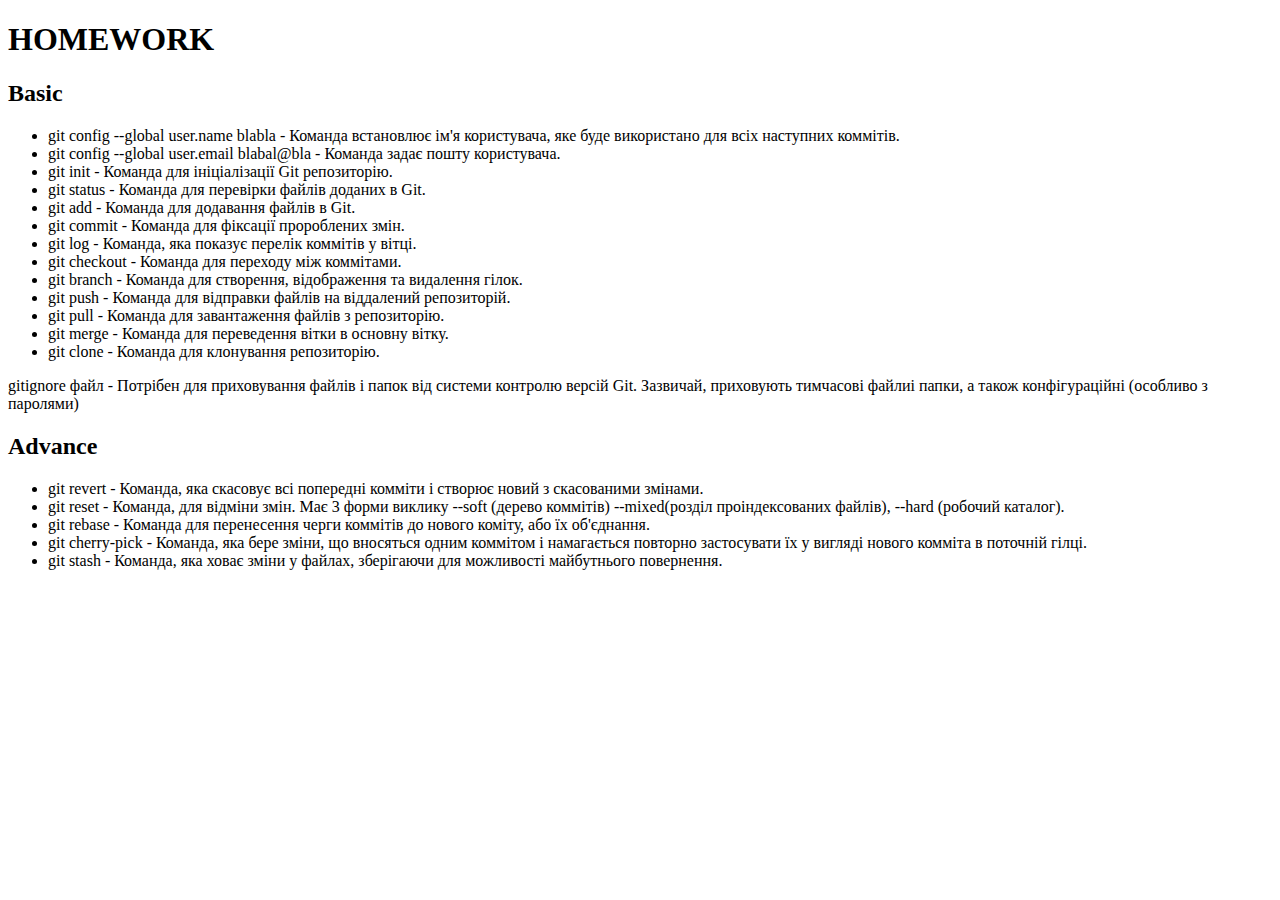
<file: homework1/index.html>
<!DOCTYPE html>
<html lang="en">
  <head>
    <meta charset="UTF-8" />
    <meta http-equiv="X-UA-Compatible" content="IE=edge" />
    <meta name="viewport" content="width=device-width, initial-scale=1.0" />
    <title>Homework1</title>
  </head>
  <body>
    <h1>HOMEWORK</h1>
    <h2>Basic</h2>
    <ul>
      <li>
        git config --global user.name blabla - Команда встановлює ім'я
        користувача, яке буде використано для всіх наступних коммітів.
      </li>
      <li>
        git config --global user.email blabal@bla - Команда задає пошту
        користувача.
      </li>
      <li>git init - Команда для ініціалізації Git репозиторію.</li>
      <li>git status - Команда для перевірки файлів доданих в Git.</li>
      <li>git add - Команда для додавання файлів в Git.</li>
      <li>git commit - Команда для фіксації пророблених змін.</li>
      <li>git log - Команда, яка показує перелік коммітів у вітці.</li>
      <li>git checkout - Команда для переходу між коммітами.</li>
      <li>
        git branch - Команда для створення, відображення та видалення гілок.
      </li>
      <li>
        git push - Команда для відправки файлів на віддалений репозиторій.
      </li>
      <li>git pull - Команда для завантаження файлів з репозиторію.</li>
      <li>git merge - Команда для переведення вітки в основну вітку.</li>
      <li>git clone - Команда для клонування репозиторію.</li>
    </ul>
    <p>
      gitignore файл - Потрібен для приховування файлів і папок від системи
      контролю версій Git. Зазвичай, приховують тимчасові файлиі папки, а також
      конфігураційні (особливо з паролями)
    </p>
    <h2>Advance</h2>
    <ul>
      <li>
        git revert - Команда, яка скасовує всі попередні комміти і створює новий
        з скасованими змінами.
      </li>
      <li>
        git reset - Команда, для відміни змін. Має 3 форми виклику --soft
        (дерево коммітів) --mixed(розділ проіндексованих файлів), --hard
        (робочий каталог).
      </li>
      <li>
        git rebase - Команда для перенесення черги коммітів до нового коміту,
        або їх об'єднання.
      </li>
      <li>
        git cherry-pick - Команда, яка бере зміни, що вносяться одним коммітом і
        намагається повторно застосувати їх у вигляді нового комміта в поточній
        гілці.
      </li>
      <li>
        git stash - Команда, яка ховає зміни у файлах, зберігаючи для можливості
        майбутнього повернення.
      </li>
    </ul>
  </body>
</html>
</file>
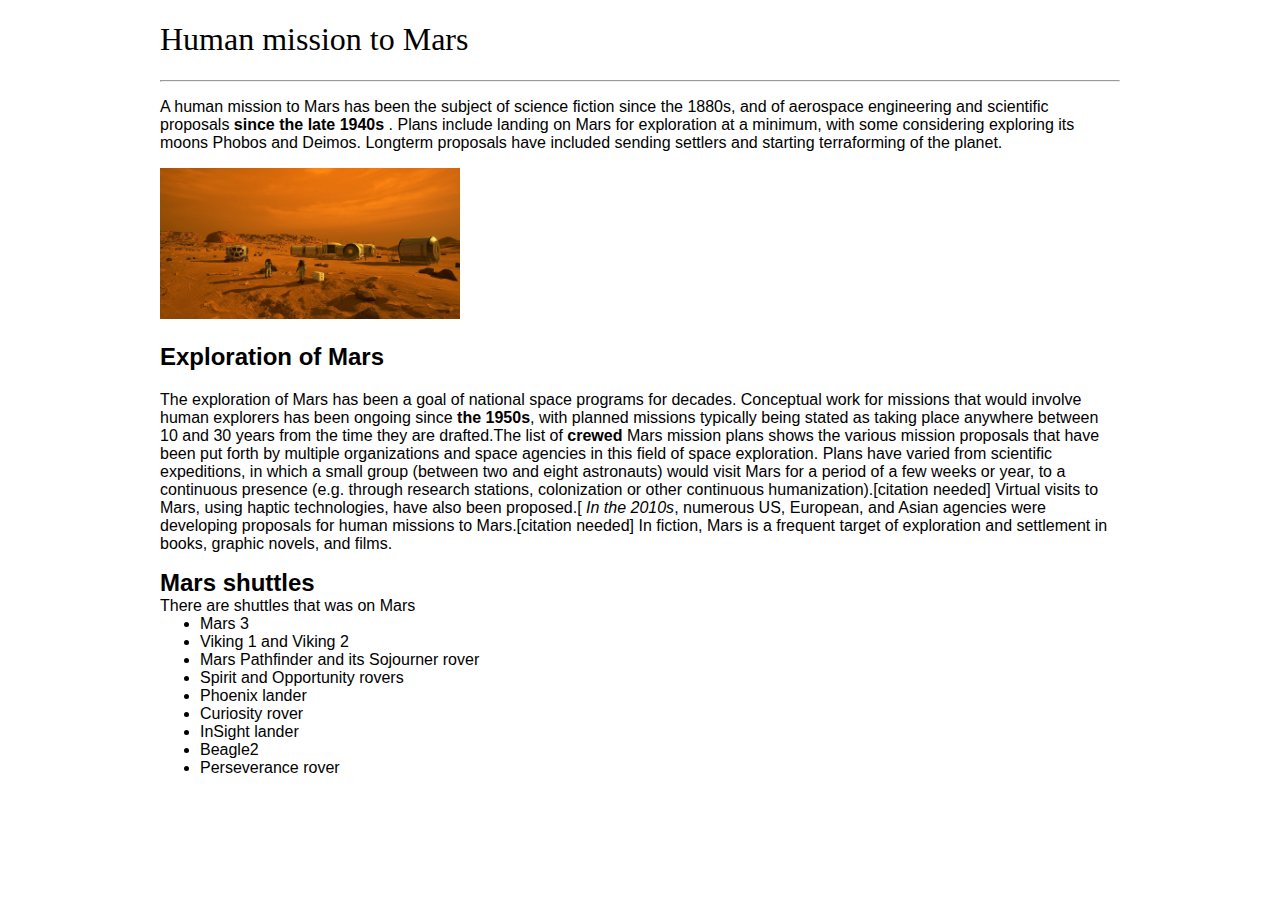
<file: homework3/index.html>
<!DOCTYPE html>
<html lang="en">
  <head>
    <meta charset="UTF-8" />
    <meta http-equiv="X-UA-Compatible" content="IE=edge" />
    <meta name="viewport" content="width=device-width, initial-scale=1.0" />
    <title>Homework2</title>
  </head>
  <body style="font-family: Arial, Helvetica, sans-serif; margin: 0 10rem;">
    <h1 style="font-family: Georgia, 'Times New Roman', Times, serif; font-weight: 400;">Human mission to Mars</h1>
    <hr>
    <p>
      A human mission to Mars has been the subject of science fiction since the
      1880s, and of aerospace engineering and scientific proposals
      <b>since the late 1940s</b> . Plans include landing on Mars for
      exploration at a minimum, with some considering exploring its moons Phobos
      and Deimos. Longterm proposals have included sending settlers and starting
      terraforming of the planet.
    </p>
    <img
      src="1280px-PIA23302-FirstHumansOnMars-ArtistConcept.jpg"
      alt="image of first human on Mars "
      width="300"
    />
    <h2>Exploration of Mars</h2>
    <p style="white-space: normal;">
      The exploration of Mars has been a goal of national space programs for
      decades. Conceptual work for missions that would involve human explorers
      has been ongoing since <b>the 1950s</b>, with planned missions typically
      being stated as taking place anywhere between 10 and 30 years from the
      time they are drafted.The list of<b> crewed</b> Mars mission plans shows
      the various mission proposals that have been put forth by multiple
      organizations and space agencies in this field of space exploration. Plans
      have varied from scientific expeditions, in which a small group (between
      two and eight astronauts) would visit Mars for a period of a few weeks or
      year, to a continuous presence (e.g. through research stations,
      colonization or other continuous humanization).[citation needed] Virtual
      visits to Mars, using haptic technologies, have also been proposed.[ <i>In the 2010s</i>, numerous US, European, and Asian agencies were
      developing proposals for human missions to Mars.[citation needed] In
      fiction, Mars is a frequent target of exploration and settlement in books,
      graphic novels, and films.</p>
    <h2 style="margin: 0;" >Mars shuttles</h2>
    <p style="margin: 0;">There are shuttles that was on Mars</p>
    <ul style="margin: 0;">
      <li>Mars 3</li>
      <li>Viking 1 and Viking 2</li>
      <li>Mars Pathfinder and its Sojourner rover</li>
      <li>Spirit and Opportunity rovers</li>
      <li>Phoenix lander</li>
      <li>Curiosity rover</li>
      <li>InSight lander</li>
      <li>Beagle2</li>
      <li>Perseverance rover</li>
    </ul>
  </body>
</html>
</file>
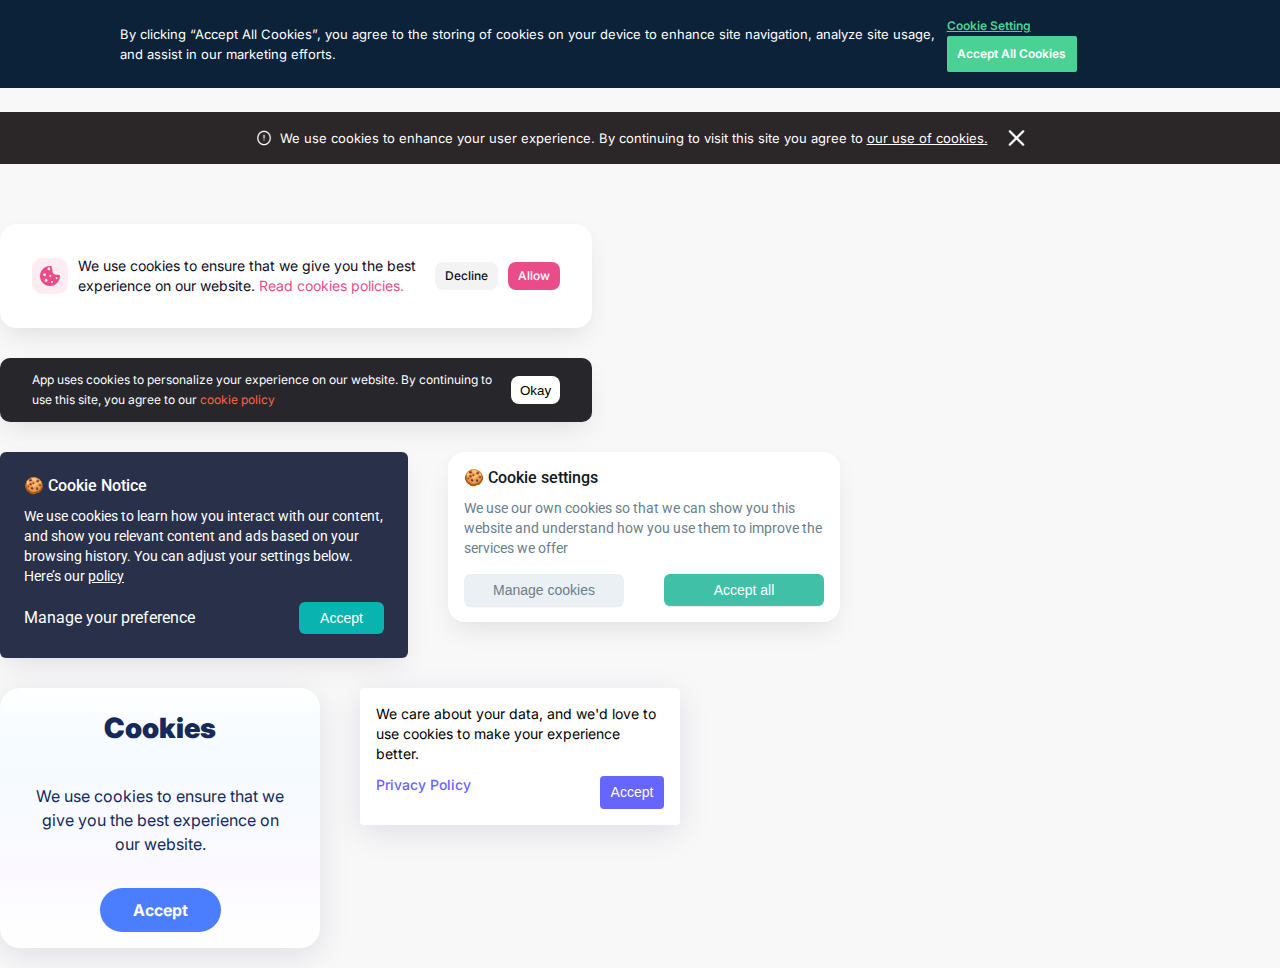
<file: homework4/index.html>
<!DOCTYPE html>
<html lang="en">
  <head>
    <meta charset="UTF-8" />
    <meta http-equiv="X-UA-Compatible" content="IE=edge" />
    <meta name="viewport" content="width=device-width, initial-scale=1.0" />
    <title>Homework4</title>
    <link rel="stylesheet" href="main.css" />
    <link rel="stylesheet" href="reset.css" />
    <link rel="preconnect" href="https://fonts.googleapis.com" />
    <link rel="preconnect" href="https://fonts.gstatic.com" crossorigin />
    <link
      href="https://fonts.googleapis.com/css2?family=Inter:wght@400;500;600;700;900&display=swap"
      rel="stylesheet"
    />
    <link
      href="https://fonts.googleapis.com/css2?family=Roboto:wght@400;500&display=swap"
      rel="stylesheet"
    />
  </head>
  <body>
    <div class="first-banner">
      <p class="first-banner-text">
        By clicking “Accept All Cookies”, you agree to the storing of cookies on
        your device to enhance site navigation, analyze site usage, and assist
        in our marketing efforts.
      </p>
      <div class="buttons">
        <a class="first-button" href="http://surl.li/zuxz">Cookie Setting</a>
        <button class="second-button">Accept All Cookies</button>
      </div>
    </div>
    <div class="second-banner">
      <img src="sos.png" alt="!" width="16" />
      <p class="second-banner-text">
        We use cookies to enhance your user experience. By continuing to visit
        this site you agree to
        <a class="second-banner-link" href="http://surl.li/zuxz">our use of cookies.</a>
      </p>

      <img src="xxx.png" alt="x" />
    </div>
    <div class="third-banner">
      <div class="img-container">
        <img src="cookiepink.png" alt="cookiepink" />
      </div>
      <p class="third-banner-text">
        We use cookies to ensure that we give you the best experience on our
        website. <a class="third-banner-link" href="http://surl.li/zuxz">Read cookies policies.</a>
      </p>
      <button class="decline-button">Decline</button>
      <button class="allow-button">Allow</button>
    </div>

    <div class="four-banner">
      <p class="four-banner-text">
        App uses cookies to personalize your experience on our website. By
        continuing to use this site, you agree to our
        <a class="four-banner-link" href="http://surl.li/zuxz">cookie policy</a>
      </p>
      <button class="four-banner-button">Okay</button>
    </div>

    <section class="five-seven">
      <div class="five-banner">
        <h3 class="five-banner-title">🍪 Cookie Notice</h3>
        <p class="five-banner-text">
          We use cookies to learn how you interact with our content, and show
          you relevant content and ads based on your browsing history. You can
          adjust your settings below. Here’s our
          <a class="five-banner-link" href="http://surl.li/zuxz">policy</a>
        </p>
        <div class="five-banner-footer">
          <p>Manage your preference</p>
          <button class="five-banner-button">Accept</button>
        </div>
      </div>
      <div class="seven-banner">
        <h3 class="seven-banner-title">🍪 Cookie settings</h3>
        <p class="seven-banner-text">
          We use our own cookies so that we can show you this website and
          understand how you use them to improve the services we offer
        </p>
        <div class="seven-buttons">
          <button class="seven-button-manage">Manage cookies</button>
          <button class="seven-button-accept">Accept all</button>
        </div>
      </div>
    </section>
    <section class="six-eight">
        <div class="six-banner">
          <h1 class="six-banner-title">Cookies</h1>
          <p class="six-banner-text">
            We use cookies to ensure that we give you the best experience on our
            website.
          </p>
          <button class="six-banner-button">Accept</button>
        </div>
        <div class="eight-banner">
          <p class="eight-banner-text">
            We care about your data, and we'd love to use cookies to make your
            experience better.
          </p>
          <div class="eight-banner-footer">
            <a class="eight-banner-link" href="http://surl.li/zuxz">Privacy Policy</a>
            <button class="eight-banner-button">Accept</button>
          </div>
        </div>
    </section>
  </body>
</html>
</file>
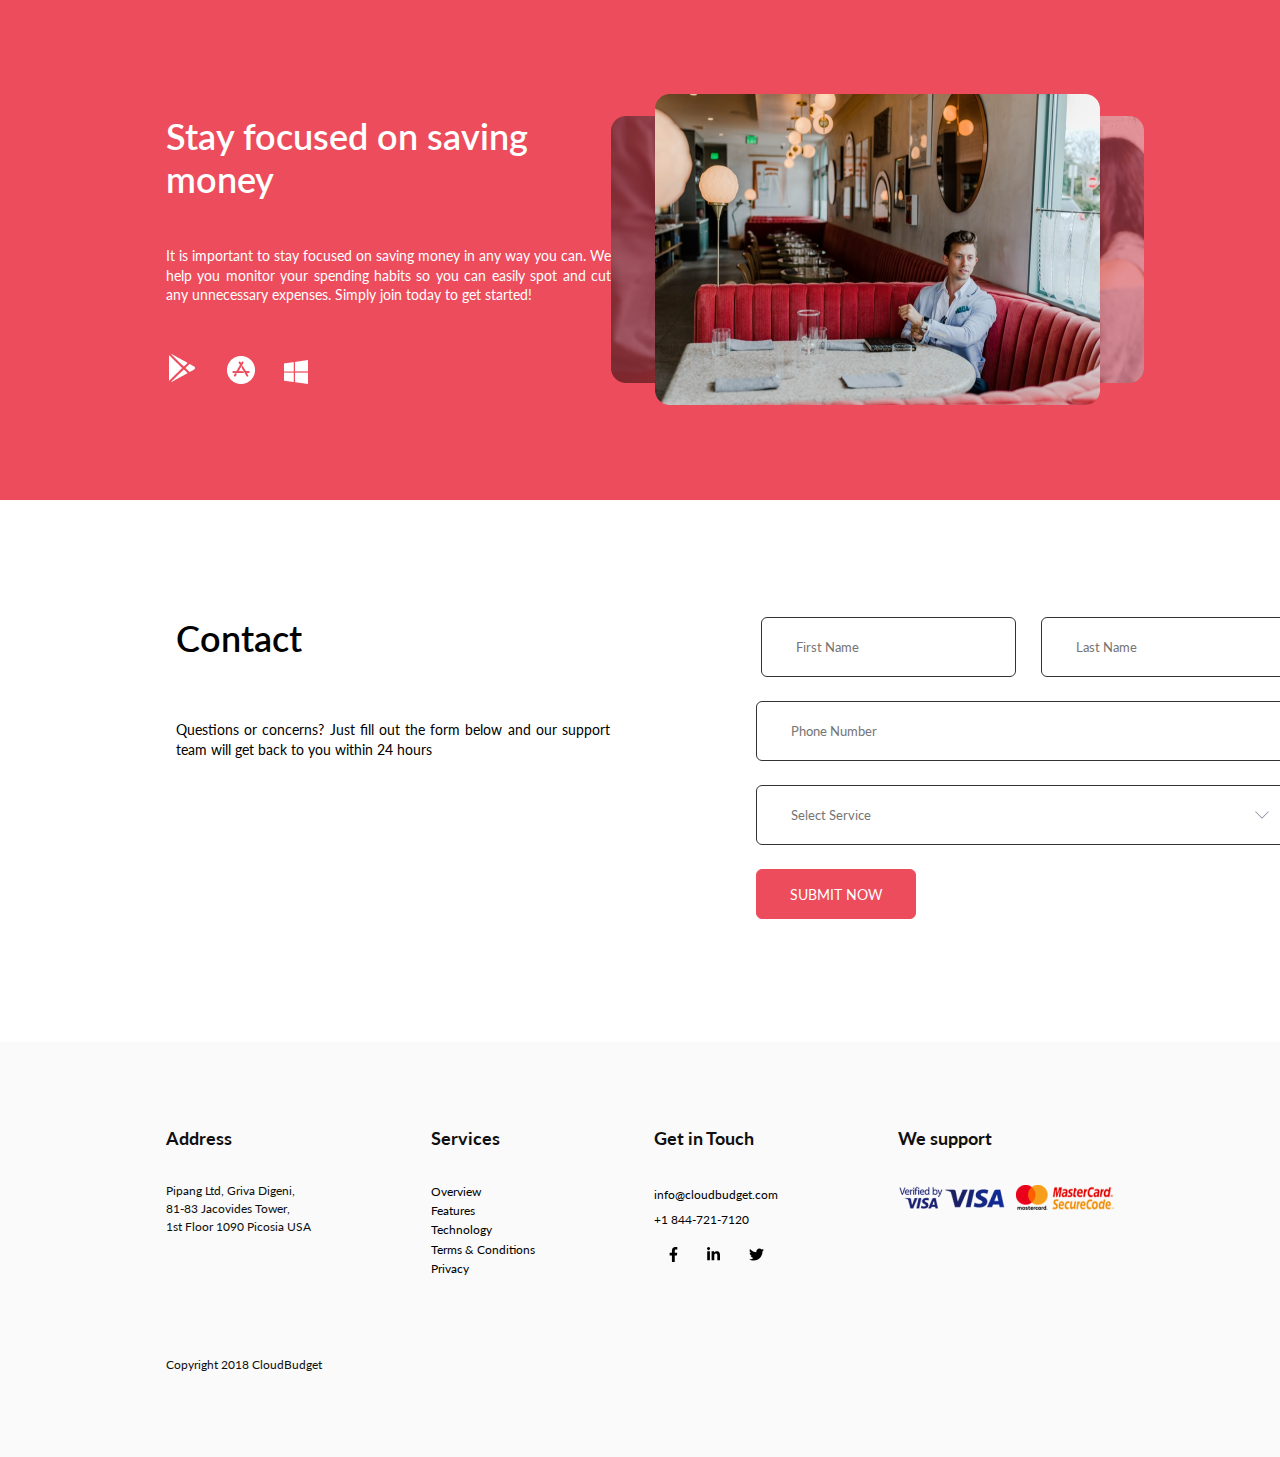
<file: homework6/index.html>
<!DOCTYPE html>
<html lang="en">
  <head>
    <meta charset="UTF-8" />
    <meta http-equiv="X-UA-Compatible" content="IE=edge" />
    <meta name="viewport" content="width=device-width, initial-scale=1.0" />
    <title>Homework6</title>
    <link rel="stylesheet" href="main.css" />
    <link rel="stylesheet" href="reset.css" />
    <link
      href="https://fonts.googleapis.com/css2?family=Lato:wght@400;700&display=swap"
      rel="stylesheet"
    />
  </head>
  <body>
    <header class="header">
      <div class="header-text">
        <h1 class="header-title">Stay focused on saving money</h1>
        <p class="header-paragraph">
          It is important to stay focused on saving money in any way you can. We
          help you monitor your spending habits so you can easily spot and cut
          any unnecessary expenses. Simply join today to get started!
        </p>
        <div class="header-icons">
          <img src="play.png" alt="playmarket" />
          <img src="aaa.png" alt="apstore" />
          <img src="microsoft.png" alt="windowsstore" />
        </div>
      </div>
      <img class="basic-photo" src="cafe.png" alt="cafe" />
    </header>
    <main class="form">
      <div class="info">
        <h2>Contact</h2>
        <p>
          Questions or concerns? Just fill out the form below and our support
          team will get back to you within 24 hours
        </p>
      </div>
      <form class="inputs">
        <div class="names">
          <label for="first-name"></label>
          <input id="first-name"
            class="input first-name"
            type="text"
            placeholder="First Name"
          />
          <label for="last-name"></label>
          <input id="last-name" class="input last-name" type="text" placeholder="Last Name" />
        </div>
        <label for="phone"></label>
        <input id="phone" class="input" type="text" placeholder="Phone Number" />
        <label for="service"></label>
        <input id="service" class="input service" type="text" placeholder="Select Service" />
        <button class="submit">Submit Now</button>
      </form>
    </main>
    <footer class="footer">
      <section class="footer-container">
        <div class="footer-col">
          <h2>Address</h2>
          <p class="address">
            Pipang Ltd, Griva Digeni,<br />
            81-83 Jacovides Tower,<br />
            1st Floor 1090 Picosia USA
          </p>
        </div>
        <div class="footer-col">
          <h2>Services</h2>
          <div class="services-list">
            <a href="">Overview </a>
            <a href="">Features</a>
            <a href="">Technology</a>
            <a href="">Terms & Conditions</a>
            <a href="">Privacy</a>
          </div>
        </div>
        <div class="footer-col">
          <h2>Get in Touch</h2>
          <div class="contacts">
            <a href="">info@cloudbudget.com</a>
            <a href="">+1 844-721-7120</a>
            <div class="media">
              <img class="media-icons" src="./facebook.svg" alt="facebook" />
              <img class="media-icons"
                src="./linkedin.svg"
                alt="linkedin"
              />
              <img class="media-icons" src="./twitter.svg" alt="twitter" />
            </div>
          </div>
        </div>
        <div class="footer-col">
          <h2>We support</h2>
          <img src="./visa.png" alt="payments" />
        </div>
      </section>
      <span class="copyright">Copyright 2018 CloudBudget</span>
    </footer>
  </body>
</html>
</file>
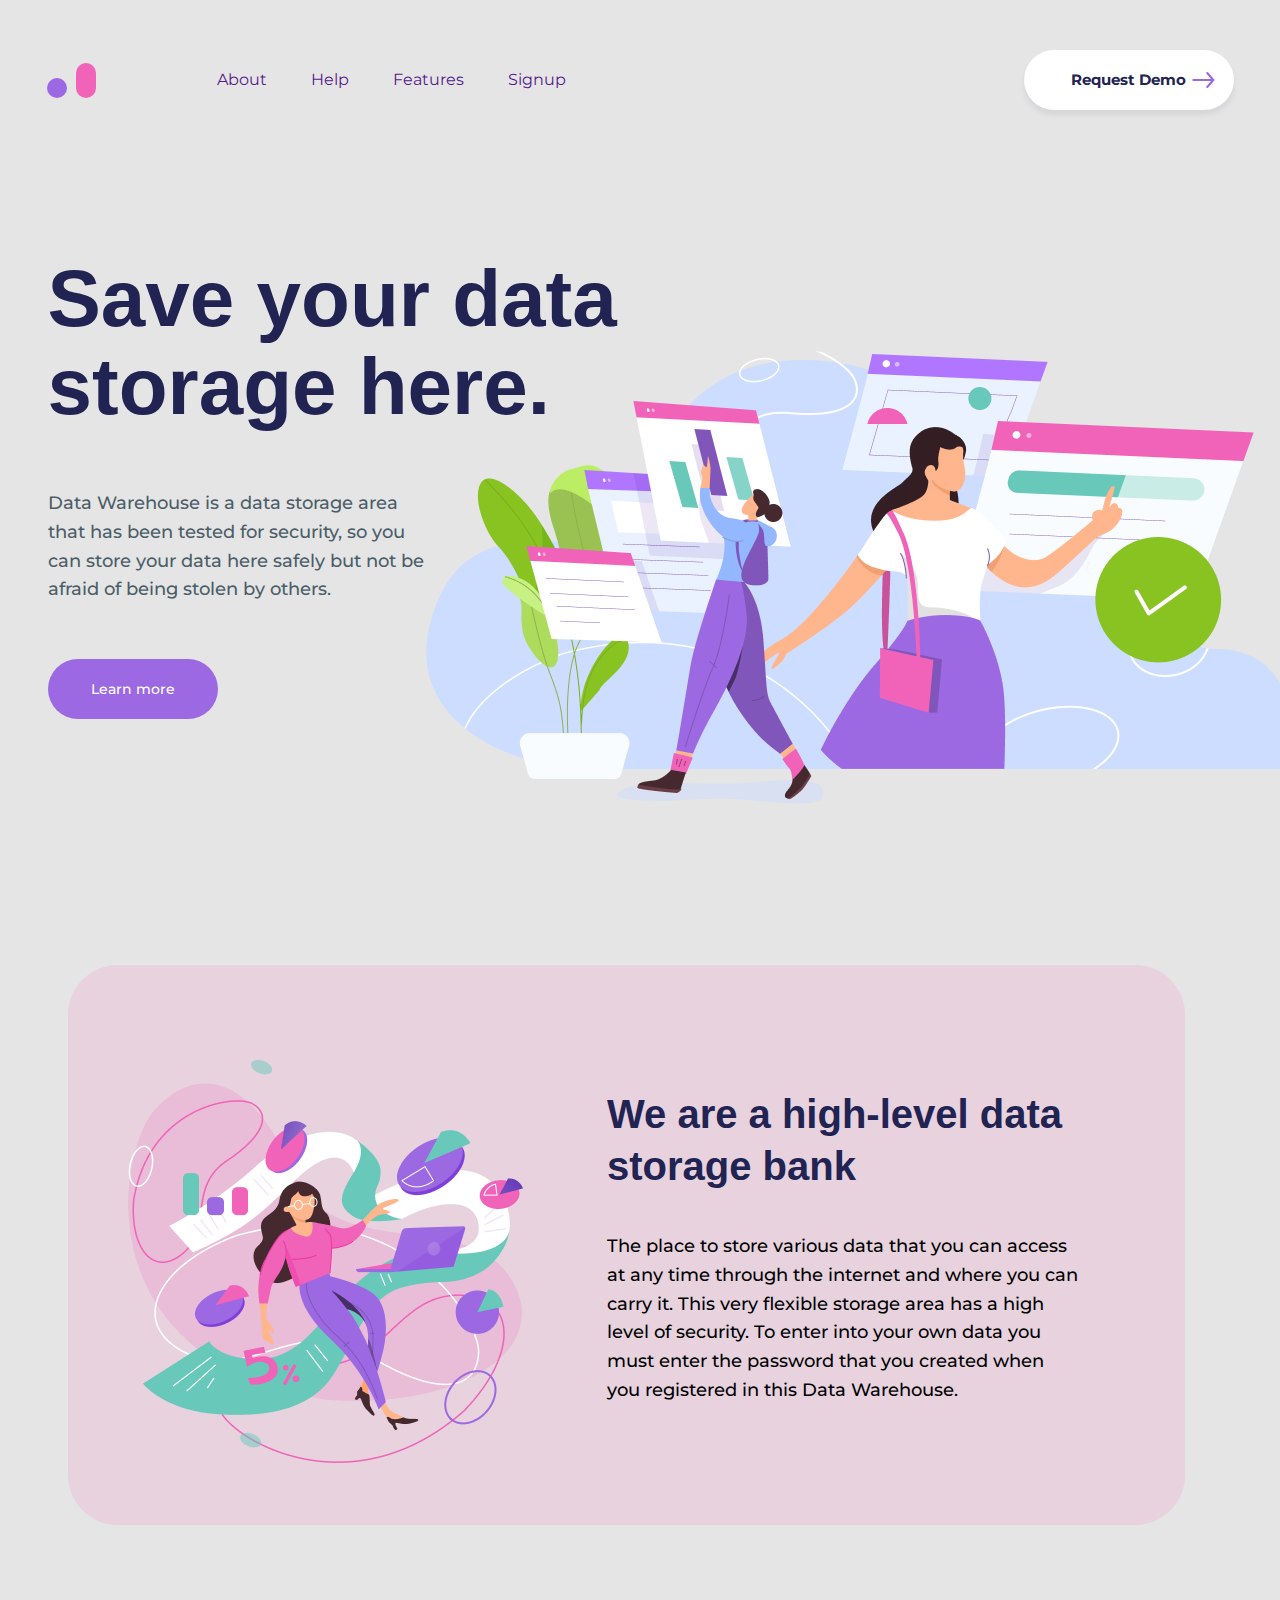
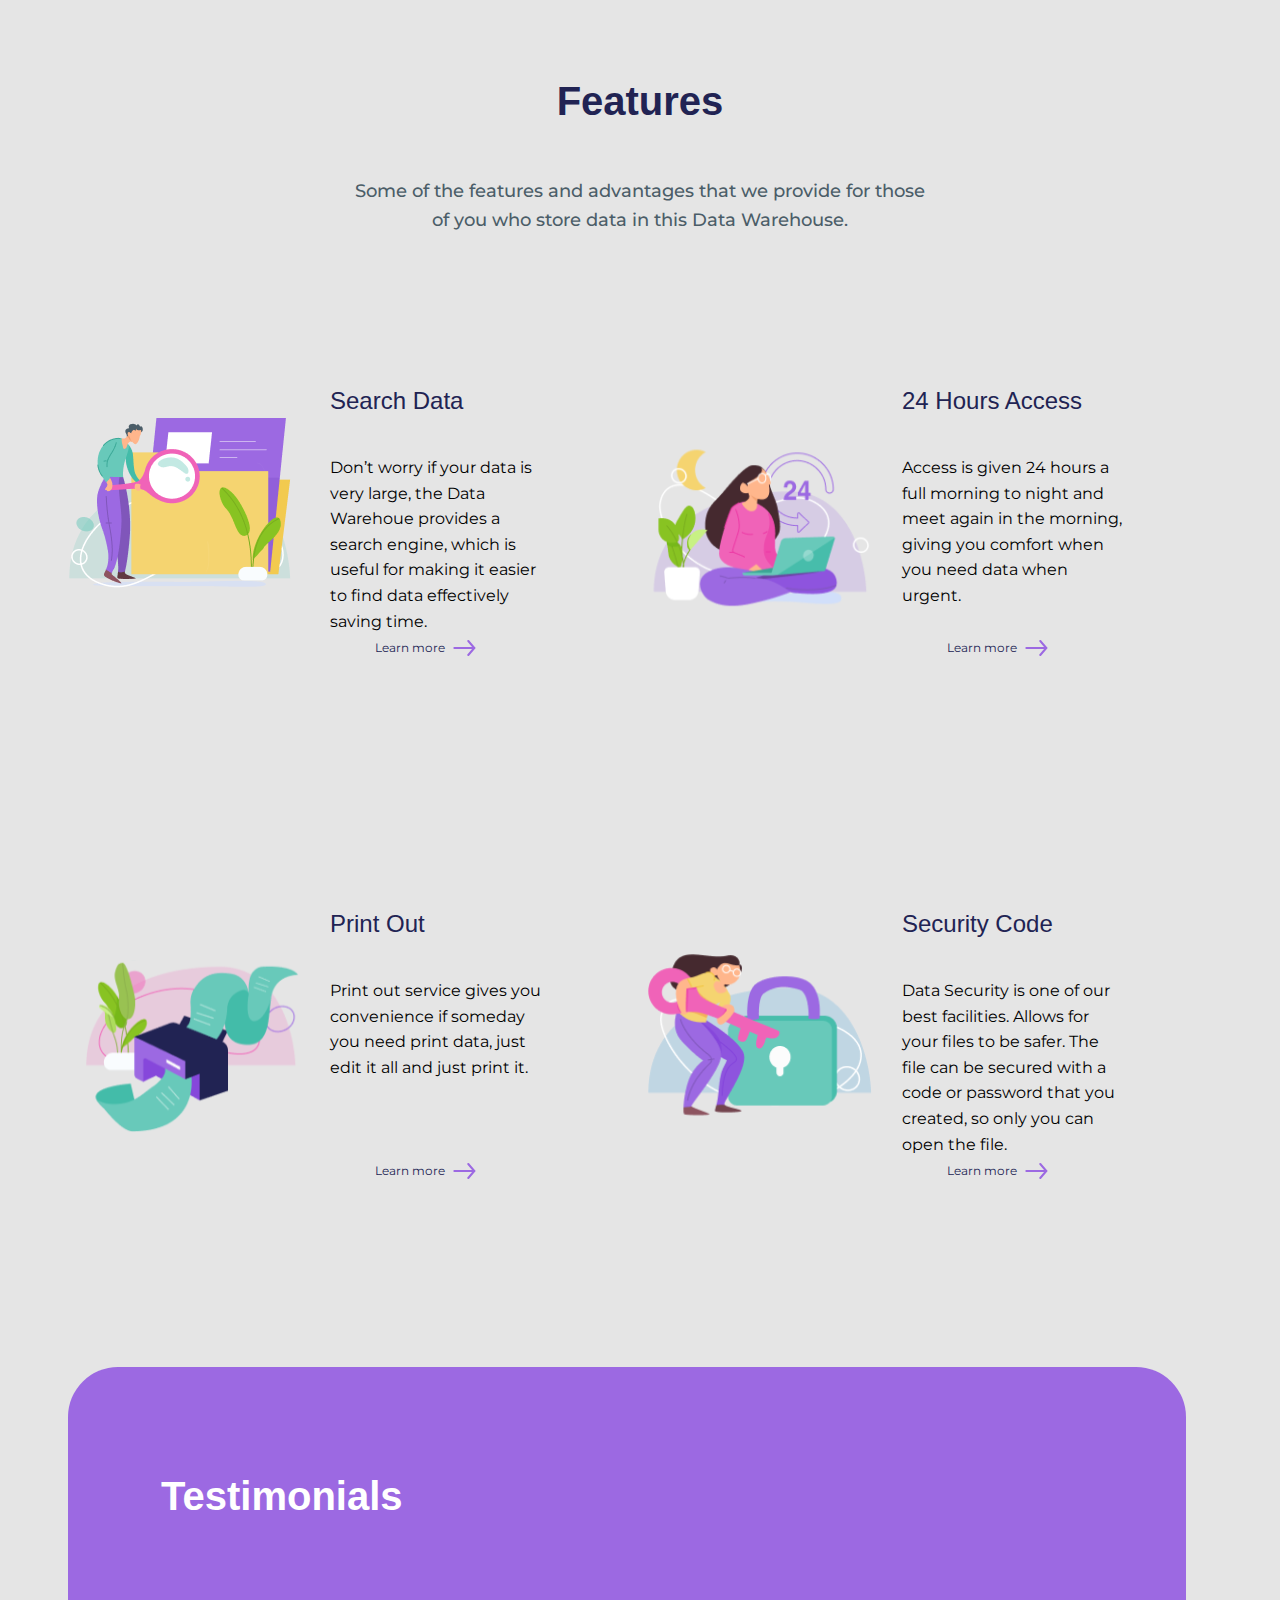
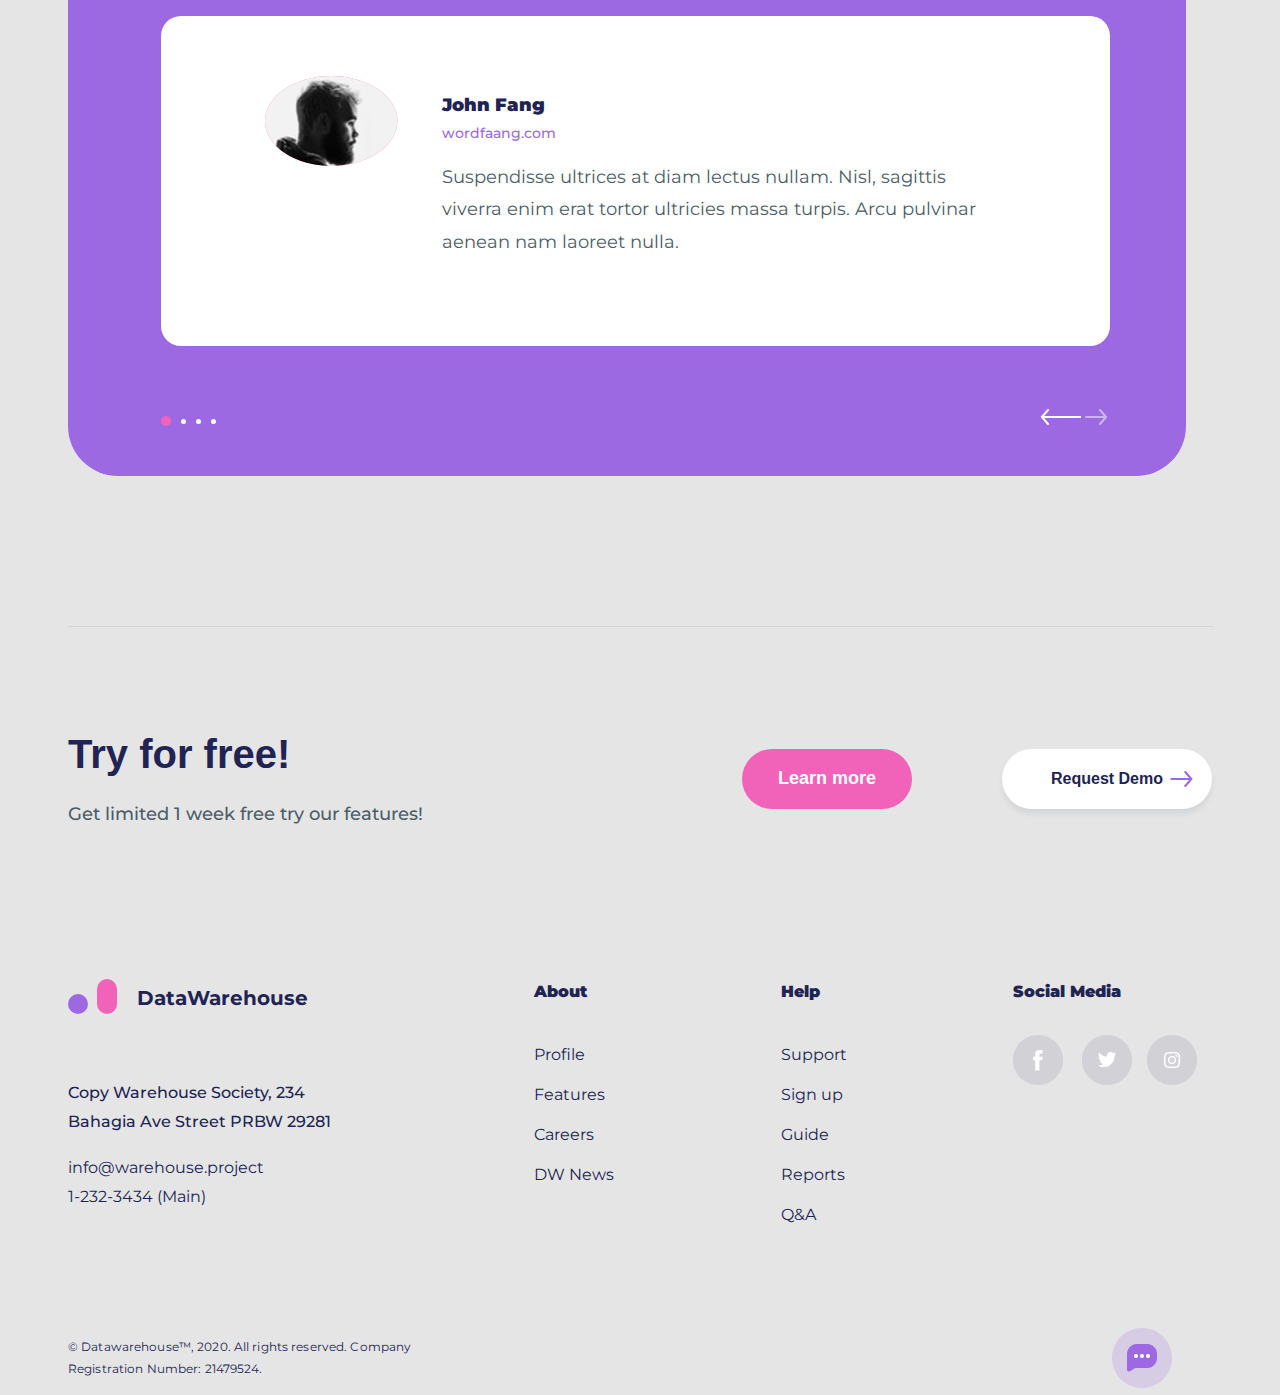
<file: homework7/index.html>
<!DOCTYPE html>
<html lang="en">
  <head>
    <meta charset="UTF-8" />
    <meta http-equiv="X-UA-Compatible" content="IE=edge" />
    <meta name="viewport" content="width=device-width, initial-scale=1.0" />
    <link rel="stylesheet" href="reset.css" />
    <link rel="stylesheet" href="main.css" />
    <link
      href="https://fonts.googleapis.com/css2?family=Montserrat:wght@500;700;800&display=swap"
      rel="stylesheet"
    />
    <title>Homework7</title>
  </head>
  <body>
    <header>
      <img class="header-logo" src="Logo.svg" alt="" />
      <nav>
        <a class="first-link" href="">About</a>
        <a href="">Help</a>
        <a href="">Features</a>
        <a href="">Signup</a>
      </nav>
      <button class="menu-button">Request Demo</button>
    </header>
    <section class="header-container">
      <div class="header-text">
        <h1>Save your data storage here.</h1>
        <p class="header-paragraph">
          Data Warehouse is a data storage area that has been tested for
          security, so you can store your data here safely but not be afraid of
          being stolen by others.
        </p>
        <button class="header-button">Learn more</button>
      </div>
      <img class="header-image" src="image11.svg" alt="" />
    </section>
    <main>
      <div class="pink-conteiner">
        <img class="main-image" src="image2.svg" alt="" />
        <div>
          <h2 class="pink-title">We are a high-level data storage bank</h2>
          <p class="pink-text">
            The place to store various data that you can access at any time
            through the internet and where you can carry it. This very flexible
            storage area has a high level of security. To enter into your own
            data you must enter the password that you created when you
            registered in this Data Warehouse.
          </p>
        </div>
      </div>
      <div class="secondary-container">
        <h2 class="secondary-title">Features</h2>
        <p class="secondary-text">
          Some of the features and advantages that we provide for those of you
          who store data in this Data Warehouse.
        </p>
      </div>
      <section class="blocks">
        <div class="blocks-first-secondary">
          <img class="image-block" src="image31.svg" alt="" />
          <div class="block-text">
            <h3>Search Data</h3>
            <p class="block-paragraph">
              Don’t worry if your data is very large, the Data Warehoue provides
              a search engine, which is useful for making it easier to find data
              effectively saving time.
            </p>
            <button class="button-block">Learn more</button>
          </div>
          <img class="image-block" src="image4.svg" alt="" />
          <div class="block-text">
            <h3>24 Hours Access</h3>
            <p class="block-paragraph">
              Access is given 24 hours a full morning to night and meet again in
              the morning, giving you comfort when you need data when urgent.
            </p>
            <button class="button-block">Learn more</button>
          </div>
        </div>
        <div class="blocks-third-fourth">
          <img class="image-block" src="image51.svg" alt="" />
          <div class="block-text">
            <h3>Print Out</h3>
            <p class="block-paragraph">
              Print out service gives you convenience if someday you need print
              data, just edit it all and just print it.
            </p>
            <button class="button-block">Learn more</button>
          </div>
          <img class="image-block" src="image61.svg" alt="" />
          <div class="block-text">
            <h3>Security Code</h3>
            <p class="block-paragraph">
              Data Security is one of our best facilities. Allows for your files
              to be safer. The file can be secured with a code or password that
              you created, so only you can open the file.
            </p>
            <button class="button-block">Learn more</button>
          </div>
        </div>
      </section>
      <section class="reviews-container">
        <h2 class="reviews-title">Testimonials</h2>
        <div class="reviews-contents">
          <img class="image-visitor" src="Ellipse76.svg" alt="" />
          <div class="reviews-info">
            <h4 class="name">John Fang</h4>
            <a class="reviews-link" href="">wordfaang.com</a>
            <p class="reviews-paragraph">
              Suspendisse ultrices at diam lectus nullam. Nisl, sagittis viverra
              enim erat tortor ultricies massa turpis. Arcu pulvinar aenean nam
              laoreet nulla.
            </p>
          </div>
        </div>
        <div class="footer-buttons">
          <button class="slider-1"></button>
          <div><button class="slider-2"></button>
          <button class="slider-3"></button></div>
       </div>
      </section>
      <footer>
        <hr />
        <div class="header-footer">
          <div class="header-footer-text">
            <h2 class="footer-title">Try for free!</h2>
            <p class="footer-details">Get limited 1 week free try our features!</p>
          </div>
          <button class="footer-first-button">Learn more</button>
          <button class="footer-secondary-button">Request Demo</button>
        </div>
        <section class="footer-menu">
          <div class="contacts">
            <div class="conteiner-contacts">
              <img class="footer-logo" src="Logo.svg" alt="Logo" />
              <h4 class="contacts-title">DataWarehouse</h4>
          </div>
            <p class="address">Copy Warehouse Society, 234 Bahagia Ave Street PRBW 29281</p>
            <a class="mail" href="">info@warehouse.project</a> <br> <a class="phone" href="">1-232-3434 (Main)</a>
          </div>
          <div>
            <H5>About</H5>
            <ul>
              <li>Profile</li>
              <li>Features</li>
              <li>Careers</li>
              <li>DW News</li>
            </ul>
          </div>
          <div>
            <h5>Help</h5>
            <ul>
              <li>Support</li>
              <li>Sign up</li>
              <li>Guide</li>
              <li>Reports</li>
              <li>Q&A</li>
            </ul>
          </div>
          <div class="social-media">
            <h5>Social Media</h4>
            <img src="f.png" alt="" />
            <img src="t.png" alt=""><img src="i.png" alt="">
          </div>
        </section>
        <div class="last-container">
          <p class="last-paragraph">© Datawarehouse™, 2020. All rights reserved. Company Registration Number: 21479524.</p>
         <a> 
          <img src="Group64.png" alt="messenger">
         </a> 
        </div>
      </footer>
  </body>
</html>
</file>
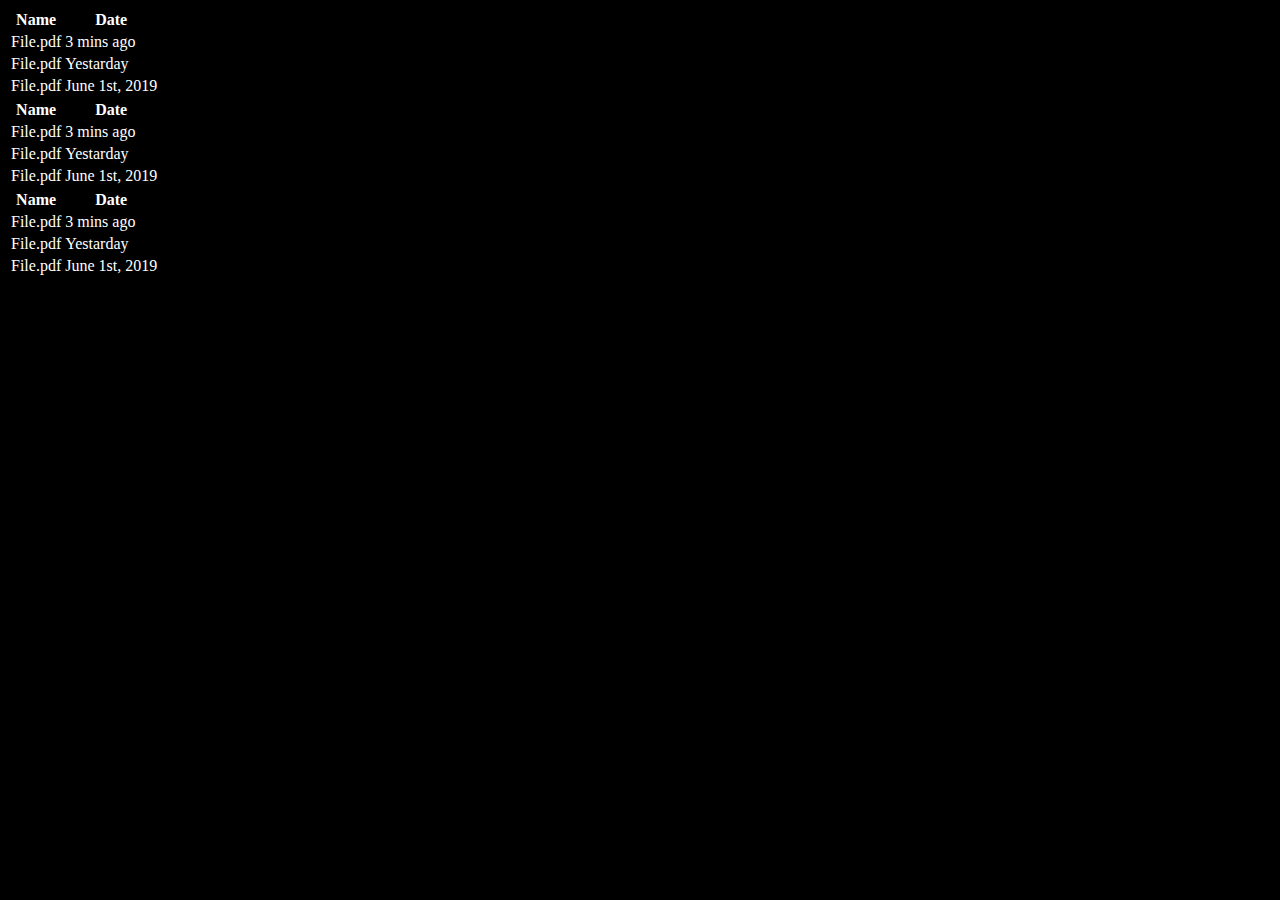
<file: homework8/index.html>
<!DOCTYPE html>
<html lang="en">
  <head>
    <meta charset="UTF-8" />
    <meta http-equiv="X-UA-Compatible" content="IE=edge" />
    <meta name="viewport" content="width=device-width, initial-scale=1.0" />
    <title>Homework8</title>
    <link rel="stylesheet" href="style.css">
  </head>
  <body>
    <table>
      <thead>
        <tr>
          <th>Name</th>
          <th>Date</th>
          <th></th>
        </tr>
      </thead>
      <tr>
        <td>File.pdf</td>
        <td>3 mins ago</td>
        <td></td>
      </tr>
      <tr>
        <td>File.pdf</td>
        <td>Yestarday</td>
        <td></td>
      </tr>
      <tr>
        <td>File.pdf</td>
        <td>June 1st, 2019</td>
        <td></td>
      </tr>
    </table>
    <table>
        <thead>
          <tr>
            <th>Name</th>
            <th>Date</th>
            <th></th>
          </tr>
        </thead>
        <tr>
          <td>File.pdf</td>
          <td>3 mins ago</td>
          <td></td>
        </tr>
        <tr>
          <td>File.pdf</td>
          <td>Yestarday</td>
          <td></td>
        </tr>
        <tr>
          <td>File.pdf</td>
          <td>June 1st, 2019</td>
          <td></td>
        </tr>
      </table>
      <table>
        <thead>
          <tr>
            <th>Name</th>
            <th>Date</th>
            <th></th>
          </tr>
        </thead>
        <tr>
          <td>File.pdf</td>
          <td>3 mins ago</td>
          <td></td>
        </tr>
        <tr>
          <td>File.pdf</td>
          <td>Yestarday</td>
          <td></td>
        </tr>
        <tr>
          <td>File.pdf</td>
          <td>June 1st, 2019</td>
          <td></td>
        </tr>
      </table>
  </body>
</html>
</file>
<file: homework4/main.css>
body {
  background-color: #f8f8f8;
}

.first-banner {
  display: flex;
  justify-content: space-between;
  align-items: center;
  padding: 16px 120px;
  background: #0b2239;
  max-width: 1440px;
  max-height: 72px;
  color: white;
  margin-bottom: 24px;
}
.first-banner-text {
  font-family: "Inter", sans-serif;
  font-size: 13px;
  line-height: 20px;
  width: 922px;
  height: 40px;
}
.buttons {
  font-family: "Inter", sans-serif;
}
.first-button {
  font-weight: 600;
  font-size: 12px;
  line-height: 20px;
  text-decoration-line: underline;
  color: #4ad295;
  margin-right: 20px;
}
.second-button {
  background: #4ad295;
  border-radius: 2px;
  border: none;
  width: 130px;
  height: 36px;
  font-family: "Inter", sans-serif;
  font-weight: 600;
  font-size: 12px;
  line-height: 20px;
  color: white;
}

.second-banner {
  display: flex;
  justify-content: center;
  align-items: center;
  max-width: 1440px;
  max-height: 52px;
  background: #2b2627;
  color: white;
  margin-bottom: 60px;
}

.second-banner-text {
  font-family: "Inter", sans-serif;
  font-size: 13px;
  line-height: 20px;
  margin: 16px 20px 16px 8px;
}

.second-banner-link {
  color: white;
}

.third-banner {
  display: flex;
  flex-direction: row;
  justify-content: center;
  align-items: center;
  padding: 16px;
  max-width: 560px;
  max-height: 72px;
  background: #ffffff;
  box-shadow: 0px 12px 24px -6px rgba(96, 96, 96, 0.15),
    0px 0px 1px rgba(96, 96, 96, 0.1);
  border-radius: 16px;
  margin-bottom: 30px;
}

.third-banner-text {
  width: 347px;
  height: 40px;
  font-family: "Inter", sans-serif;
  font-size: 14px;
  line-height: 20px;
  color: #0d0c22;
  margin: 16px 10px;
}
.third-banner-link {
  color: #ea4c89;
  text-decoration: none;
}

.decline-button {
  font-family: "Inter", sans-serif;
  font-weight: 500;
  font-size: 12px;
  line-height: 20px;
  border: none;
  width: 63px;
  height: 28px;
  background: rgba(13, 12, 34, 0.05);
  border-radius: 8px;
  margin-right: 10px;
  color: #0d0c22;
}

.allow-button {
  font-family: "Inter", sans-serif;
  font-weight: 500;
  font-size: 12px;
  line-height: 20px;
  width: 52px;
  height: 28px;
  border: none;
  background-color: #ea4c89;
  color: white;
  border-radius: 8px;
}

.img-container {
  height: 36px;
  width: 36px;
  display: flex;
  justify-content: center;
  align-items: center;
  background: rgba(234, 76, 137, 0.1);
  border-radius: 10px;
}

.four-banner {
  display: flex;
  justify-content: center;
  align-items: center;
  padding: 12px 16px;
  max-width: 560px;
  max-height: 64px;
  background: #26262b;
  box-shadow: 0px 12px 24px -6px rgba(96, 96, 96, 0.15),
    0px 0px 1px rgba(96, 96, 96, 0.1);
  border-radius: 10px;
  margin-bottom: 30px;
}

.four-banner-text {
  font-family: "Inter", sans-serif;
  color: white;
  font-size: 12px;
  line-height: 20px;
  width: 469px;
  height: 40px;
  margin-right: 10px;
}

.four-banner-link {
  color: tomato;
  text-decoration: none;
}

.four-banner-button {
  width: 49px;
  height: 28px;
  border-radius: 8px;
  background: white;
  border: none;
}

.five-banner {
  color: white;
  display: flex;
  flex-direction: column;
  padding: 24px;
  max-width: 360px;
  max-height: 206px;
  background: rgba(28, 37, 64, 0.95);
  box-shadow: 0px 12px 24px -6px rgba(96, 96, 96, 0.15),
    0px 0px 1px rgba(96, 96, 96, 0.1);
  border-radius: 6px;
  font-family: "Roboto", sans-serif;
  margin-bottom: 30px;
  margin-right: 40px;
}

.five-banner-title {
  margin-bottom: 10px;
  font-style: normal;
  font-weight: 500;
  font-size: 16px;
  line-height: 20px;
}

.five-banner-text {
  font-weight: normal;
  font-size: 14px;
  line-height: 20px;
  margin-bottom: 16px;
}

.five-banner-link {
  color: white;
}

.five-banner-footer {
  display: flex;
  justify-content: space-between;
  align-items: center;
}

.five-banner-button {
  font-weight: 500;
  font-size: 14px;
  line-height: 16px;
  border: none;
  color: white;
  width: 85px;
  height: 32px;
  background: #09b3af;
  box-shadow: 0px 2px 2px -2px rgba(34, 38, 50, 0.3);
  border-radius: 6px;
}

.six-banner {
  display: flex;
  flex-direction: column;
  align-items: center;
  justify-content: space-around;
  width: 320px;
  height: 260px;
  background: linear-gradient(
      180deg,
      rgba(255, 255, 255, 0.15) 0%,
      rgba(186, 226, 255, 0.15) 23.96%,
      rgba(229, 217, 255, 0.15) 71.87%,
      rgba(255, 255, 255, 0.15) 100%
    ),
    #ffffff;
  box-shadow: 0px 8px 32px rgba(10, 3, 89, 0.1);
  border-radius: 20px;
  margin-bottom: 20px;
  margin-right: 40px;
}

.six-banner-title {
  font-family: "Inter", sans-serif;
  font-weight: 900;
  font-size: 28px;
  line-height: 48px;
  color: #15295a;
}

.six-banner-text {
  text-align: center;
  font-family: "Inter", sans-serif;
  font-size: 16px;
  line-height: 24px;
  width: 256px;
  height: 72px;
  color: #15295a;
}
.six-banner-button {
  font-family: "Inter", sans-serif;
  font-weight: 700;
  width: 121px;
  height: 44px;
  background: #4a7eff;
  border-radius: 43px;
  border: none;
  font-size: 16px;
  line-height: 24px;
  color: white;
}
.seven-banner {
  font-family: "Roboto", sans-serif;
  display: flex;
  flex-direction: column;
  align-items: center;
  padding: 16px;
  max-width: 360px;
  max-height: 170px;
  background: #ffffff;
  box-shadow: 0px 12px 24px -6px rgba(96, 96, 96, 0.15),
    0px 0px 1px rgba(96, 96, 96, 0.1);
  border-radius: 16px;
}
.seven-banner-title {
  width: 100%;
  text-align: start;
  font-family: "Roboto", sans-serif;
  color: #0f181d;
  font-weight: 500;
  font-size: 16px;
  line-height: 20px;
  margin-bottom: 10px;
}
.seven-banner-text {
  width: 100%;
  font-size: 14px;
  line-height: 20px;
  color: #687f8c;
  margin-bottom: 16px;
}
.seven-buttons {
  display: flex;
  justify-content: space-between;
  width: 100%;
}
.seven-button-manage {
  width: 160px;
  height: 32px;
  background: #eaf0f4;
  box-shadow: 0px 2px 2px -2px rgba(34, 38, 50, 0.3);
  border-radius: 6px;
  border: none;
  color: #687f8c;
  font-weight: 500;
  font-size: 14px;
  line-height: 16px;
}
.seven-button-accept {
  width: 160px;
  height: 32px;
  background: #40c1a7;
  box-shadow: 0px 2px 2px -2px rgba(34, 38, 50, 0.3);
  border-radius: 6px;
  border: none;
  color: #ffffff;
  font-weight: 500;
  font-size: 14px;
  line-height: 16px;
}
.five-seven {
  display: flex;
  align-items: flex-start;
}

.six-eight {
  display: flex;
  align-items: flex-start;
}

.eight-banner {
  box-sizing: border-box;
  font-family: "Inter", sans-serif;
  width: 320px;
  height: 137px;
  background: #ffffff;
  box-shadow: 0px 8px 32px rgba(10, 3, 89, 0.1);
  border-radius: 4px;
  padding: 16px;
  display: flex;
  flex-direction: column;
  justify-content: space-between;
}
.eight-banner-text {
  width: 288px;
  height: 60px;
  font-size: 14px;
  line-height: 20px;
  color: #000000;
}
.eight-banner-footer {
  display: flex;
  justify-content: space-between;
}
.eight-banner-link {
  font-weight: 500;
  font-size: 14px;
  line-height: 17px;
  color: #6666ff;
  text-decoration: none;
}
.eight-banner-button {
  font-weight: 500;
  font-size: 14px;
  line-height: 17px;
  border: none;
  background-color: #6666ff;
  color: white;
  width: 64px;
  height: 33px;
  border-radius: 4px;
}
</file>
<file: homework6/main.css>
* {
  font-family: "Lato", sans-serif;
}
.header {
  background: #ed4c5c;
  width:  100%;
  height: 500px;
  display: flex;
  justify-content: space-between;
  align-items: flex-start;
  padding: 0 166px;
}
.header-text {
  font-family: "Lato", sans-serif;
  display: flex;
  flex-direction: column;
  margin-top: 115px;

}
.header-title {
  width: 445px;
  height: 107px;
  font-weight: 600;
  font-size: 36px;
  line-height: 43px;
  color: #ffffff;
  margin-bottom: 24px;
}
.header-paragraph {
  width: 445px;
  height: 64px;
  font-size: 14px;
  line-height: 140%;
  text-align: justify;
  color: #ffffff;
  margin-bottom: 42px;
}
.header-icons {
  margin-bottom: 110px;
}
.header-icons > img {
  margin-right: 25px;
}
.basic-photo {
  width: 533px;
  height: 311px;
  margin-top: 94px;
}
.form {
  display: flex;
  justify-content: space-between;
  max-width: 1120px;
  width: 100%;
  margin: 117px 165px 123px 176px;
}
.info {
  display: flex;
  flex-direction: column;
  width: 540px;
}

.info > h2 {
  font-weight: 600;
  font-size: 36px;
  line-height: 43px;
  color: #000000;
  margin-bottom: 60px;
}
.info > p {
  font-size: 14px;
  line-height: 140%;
  text-align: justify;
  color: #000000;
  width: 434px;
}

.inputs {
  display: flex;
  flex-direction: column;
  width: 540px;
}

.input {
  margin-bottom: 24px;
  height: 60px;
  border: 1px solid #333333;
  border-radius: 6px;
  padding-left: 34px;
}
.service {
  background-image: url("./ChevronDown\(E70D\).svg");
  background-repeat: no-repeat;
  background-position: 95% 50%;
}

.names {
  display: flex;
  justify-content: space-between;
}
.names > input {
  width: 255px;
}

.first-name {
  margin-right: 7px;
}

.last-name {
  margin-left: 7px;
}

.submit {
  background: #ed4c5c;
  border: 1.5px solid #ed4c5c;
  border-radius: 6px;
  width: 160px;
  height: 50px;
  font-size: 14px;
  line-height: 17px;
  text-transform: uppercase;
  color: #ffffff;
}

.footer {
  background: #fafafa;
  font-family: "Lato", sans-serif;
  display: flex;
  flex-direction: column;
  padding: 85px 166px;
}
.footer-container {
  display: flex;
  justify-content: space-between;
  margin-bottom: 80px;
}
.footer-col {
}

.footer-col > h2 {
  margin-bottom: 33px;
  font-weight: bold;
  font-size: 18px;
  line-height: 22px;
  color: #101010;
}

.address {
  font-size: 12px;
  line-height: 150%;
  color: #101010;
}

.services-list {
  display: flex;
  flex-direction: column;
}
.services-list > a {
  font-size: 12px;
  line-height: 160%;
  text-decoration: none;
  color: #000000;
}

.contacts {
  display: flex;
  flex-direction: column;
}

.contacts > a {
  font-size: 12px;
  line-height: 25px;
  text-decoration: none;
  color: #000000;
}

.media {
  display: flex;
  justify-content: space-around;
  width: 100%;
  margin-top: 15px;

}

.media-icons {
  height: 15px;
}



.copyright {
  font-size: 12px;
  line-height: 14px;
  color: #101010;
}
</file>
<file: homework7/main.css>
* {
  margin: 0px;
  padding: 0px;
}
body {
  font-family: "Montserrat", sans-serif;
  display: flex;
  flex-direction: column;
  align-items: center;
  background-color:#E5E5E5;
  max-width: 100%;
}
header {
  display: flex;
  justify-content: space-between;
  align-items: center;
  margin-bottom: 145px;
  padding-top: 50px;

}
.header-logo {
  margin-right: 121px;
}
nav {
  margin-right: 418px;
  text-align: justify;
}
nav a:hover {
  width: 53px;
  height: 30px;
  font-weight: 800;
  font-size: 16px;
  line-height: 160%;
  color: #212353;
}
.menu-button {
  width: 210px;
  height: 60px;
  background: #ffffff;
  box-shadow: 0px 5px 5px rgba(75, 93, 104, 0.1);
  border-radius: 50px;
  font-family: "Montserrat", sans-serif;
  font-weight: 700;
  font-size: 15px;
  line-height: 160%;
  color: #212353;
  border: none;
  cursor: pointer;
  background-image: url(./Group56.svg);
  background-repeat: no-repeat;
  background-position: 90% center;
}
a {
  text-decoration: none;
  margin-right: 40px;
}
.header-container {
  position: relative;
  left: -270px;
  margin-bottom: 246px;
}
.header-image { 
  width: 885px;
  height: 468px; 
  position: absolute;
  top: 96px;
  left: 363px;
  
}
.header-text {
display: flex;
flex-direction: column;
justify-content: left ;
align-items: flex-start;
}

h1 {
  width: 645px;
  height: 184px;
  font-family: Helvetica;
  font-weight: bold;
  font-size: 80px;
  line-height: 110%;
  color: #212353;
  margin-bottom: 50px;
}
.header-paragraph {
  width: 380px;
  height: 120px;
  font-family: "Montserrat", sans-serif;
  font-weight: 500;
  font-size: 18px;
  line-height: 160%;
  color: #4b5d68;
  margin-bottom: 50px;
}
.header-button {
  width: 170px;
  height: 60px;
  background: #9c69e2;
  border-radius: 50px;
  font-family: "Montserrat", sans-serif;
  font-weight: 500;
  font-size: 14px;
  line-height: 160%;
  text-align: center;
  color: #ffffff;
  border: none;
  cursor: pointer;
}

.pink-conteiner {
  width: 1117px;
  height: 560px;
  background: rgba(240, 99, 184, 0.15);
  border-radius: 50px;
  display: flex;
  justify-content: space-between;
  align-items: center;
  margin-bottom: 150px;
}
.main-image {
  margin-right: 62px;
}
.pink-title {
  font-family: Helvetica;
  font-style: normal;
  font-weight: bold;
  font-size: 40px;
  line-height: 130%;
  color: #212353;
  margin-bottom: 40px;
}
.pink-text {
  width: 474px;
  height: 170px;
  font-family: "Montserrat", sans-serif;
  font-weight: 500;
  font-size: 18px;
  line-height: 160%;
}
.secondary-container {
  display: flex;
  flex-direction: column;
  justify-content: space-between;
  align-items: center;
}
.secondary-title {
  font-family: Helvetica;
  font-style: normal;
  font-weight: bold;
  font-size: 40px;
  line-height: 130%;
  color: #212353;
  margin-bottom: 50px;
}
.secondary-text {
  width: 584px;
  height: 58px;
  font-family: "Montserrat", sans-serif;
  font-weight: 500;
  font-size: 18px;
  line-height: 160%;
  color: #4b5d68;
  text-align: center;
  margin-bottom: 150px;
}

.blocks-first-secondary {
    display: flex;
    justify-content: space-between;
    align-items: center;
    margin-bottom: 247px;
}
.blocks-third-fourth {
    display: flex;
    justify-content: space-between;
    align-items: center;
}
.blocks {
    display: flex;
    flex-direction: column;
    justify-content: space-between;
    align-items: center;
    margin-bottom: 183px;
}
.image-block {
width: 232px;
height: 211px;
margin-right: 30px;
}
.block-text {
    display: flex;
    flex-direction: column;
    justify-content: space-between;
    align-items: left;
    margin-right: 90px;
   
}
h3 {
    width: 200px;
   height: 50px;
   font-family: Helvetica;
   font-size: 24px;
   line-height: 130%;
   align-items: center;
   color: #212353;
   margin-bottom: 20px;
   }

.block-paragraph {
    width: 220px;
    height: 160px;
    font-family: "Montserrat", sans-serif;
    font-size: 16px;
    line-height: 160%;
    margin-bottom: 20px;
}
.button-block {
    width: 160px;
    height: 26px;
    font-family: "Montserrat", sans-serif;
    font-weight: 500px ;
    font-size: 12px;
    line-height: 160%;
    color: #212353;  
    border: none;
    background-color:#E5E5E5; 
    cursor: pointer;
    background-image: url(./Group56.svg);
  background-repeat: no-repeat;
  background-position: 90% center;
 }
 .reviews-container {
width: 1118px;
height: 709px;
background: #9C69E2;
border-radius: 50px;
padding: 109px 76px 60px 93px;
box-sizing: border-box;
margin-bottom: 150px;
 }
 .reviews-title {
    width: 405px;
    height: 52px;
    font-family: Helvetica;
    font-weight: bold;
    font-size: 40px;
    color: #FFFFFF;
    margin-bottom: 88px;
 }
 .reviews-contents {
    width: 949px;
    height: 330px;
    background: #FFFFFF;
    box-shadow: 0px 20px 0px rgba(156, 105, 226, 0.3);
    border-radius: 20px;
    display: flex;
    align-items: flex-start;
    padding: 60px 103px 50px 103px;
    box-sizing: border-box;
    margin-bottom: 63px;
 }
 .image-visitor {
     margin-right: 44px;

 }
 .reviews-info { 
    font-family: "Montserrat", sans-serif;
 }
 .name {
    width: 250.12px;
    height: 29px;
    font-weight: 900;
    font-size: 18px;
    color: #212353;
    margin-top: 20px ;

 }
 .reviews-link {
    width: 148.6px;
    height: 22px;
    font-weight: 500;
    font-size: 14px;
    color: #9C69E2;
 }
 .reviews-paragraph {
    margin-top: 20px;
    width: 566.46px;
    height: 130px;
    font-size: 18px;
    line-height: 180%;
    color: #4B5D68;
 }
 .footer-buttons {
  display: flex;
  justify-content: space-between;
  align-items: center;
 }
 .slider-1 {
  background-image: url(slide.svg);
  background-repeat: no-repeat;
  width: 55px;
height: 10px;
border: none;
background-color:#9C69E2;
 }
 .slider-2 {
  background-image: url(sl2.svg);
  background-repeat: no-repeat;
  width: 40px;
  height: 20px; 
border: none;
background-color:#9C69E2;
}
 .slider-3 {
  background-image: url(sl1.svg);
  background-repeat: no-repeat;
 width: 25px;
height: 20px;
border: none;
background-color:#9C69E2;
}
 hr {
    width: 100%;
    background: #9C69E2;
    opacity: 0.2;
    margin-bottom: 100px;
 }
.header-footer {
  display: flex;
  justify-content: space-between;
  align-items: center;
  margin-bottom: 150px;
}

.header-footer-text {
  display: flex;
  flex-direction: column;

}
.footer-title {
  width: 405px;
  height: 52px;
  font-family: Helvetica;
  font-weight: bold;
  font-size: 40px;
  line-height: 130%;
  color: #212353;
  margin-bottom: 20px;
}
.footer-details {
width: 584px;
height: 29px;
font-family: "Montserrat", sans-serif;
font-weight: 500;
font-size: 18px;
line-height: 160%;
color: #4B5D68;
}
.footer-first-button {
  width: 170px;
  height: 60px;
  background: #F063B8;
  border-radius: 50px;
  border: none;
 font-weight: 700;
 font-size: 18px;
 line-height: 160%; 
 color: #FFFFFF;
 cursor: pointer;
}
.footer-secondary-button {
  width: 210px;
  height: 60px;
  background: #FFFFFF;
  box-shadow: 0px 5px 5px rgba(75, 93, 104, 0.1);
  border-radius: 50px;
  font-weight: 700;
font-size: 16px;
line-height: 160%;
color: #212353;
border: none;
cursor: pointer;
background-image: url(./Group56.svg);
  background-repeat: no-repeat;
  background-position: 90% center;
}
h5 {
font-weight: 900;
font-size: 16px;
line-height: 160%;
color: #212353;
margin-bottom: 30px;
}
.footer-menu {
  display: flex;
  justify-content: space-between;
  align-items: top;
  margin-bottom: 93px;
}
.conteiner-contacts {
  display: flex;
  justify-content: left;
  align-items: center;
  margin-bottom: 65px;
}
.footer-logo {
  margin-right: 20px;
}
.contacts-title {
width: 153px;
height: 30px;
font-weight: 700;
font-size: 20px;
line-height: 160%;
color: #212353;
}
.address {
width: 300px;
height: 65px;
font-weight: 500;
font-size: 16px;
line-height: 180%;
color: #212353;
margin-bottom: 10px;
}
.mail {
  width: 300px;
  font-size: 16px;
  line-height: 180%;
  color: #212353;
}
.phone {
  width: 300px;
  font-size: 16px;
  line-height: 180%;
  color: #212353;
}
li {
font-size: 16px;
line-height: 250%;
color: #212353;
}
.social-media img {
  margin-right: 15px;
}
 .last-container {
  display: flex;
  justify-content: space-between;
  align-items: center;
  color: #212353;
  letter-spacing: 0.01em;
  font-size: 12px;
  line-height: 22px;
 }
 .last-paragraph {
  width: 360px;
  height: 50px;
  font-size: 12px;
  line-height: 180%;
  color: #212353;
 }
</file>
<file: homework8/style.css>
body{
    background-color: #000000;
    color: #ffff;
    max-width: 383px;
}
</file>
